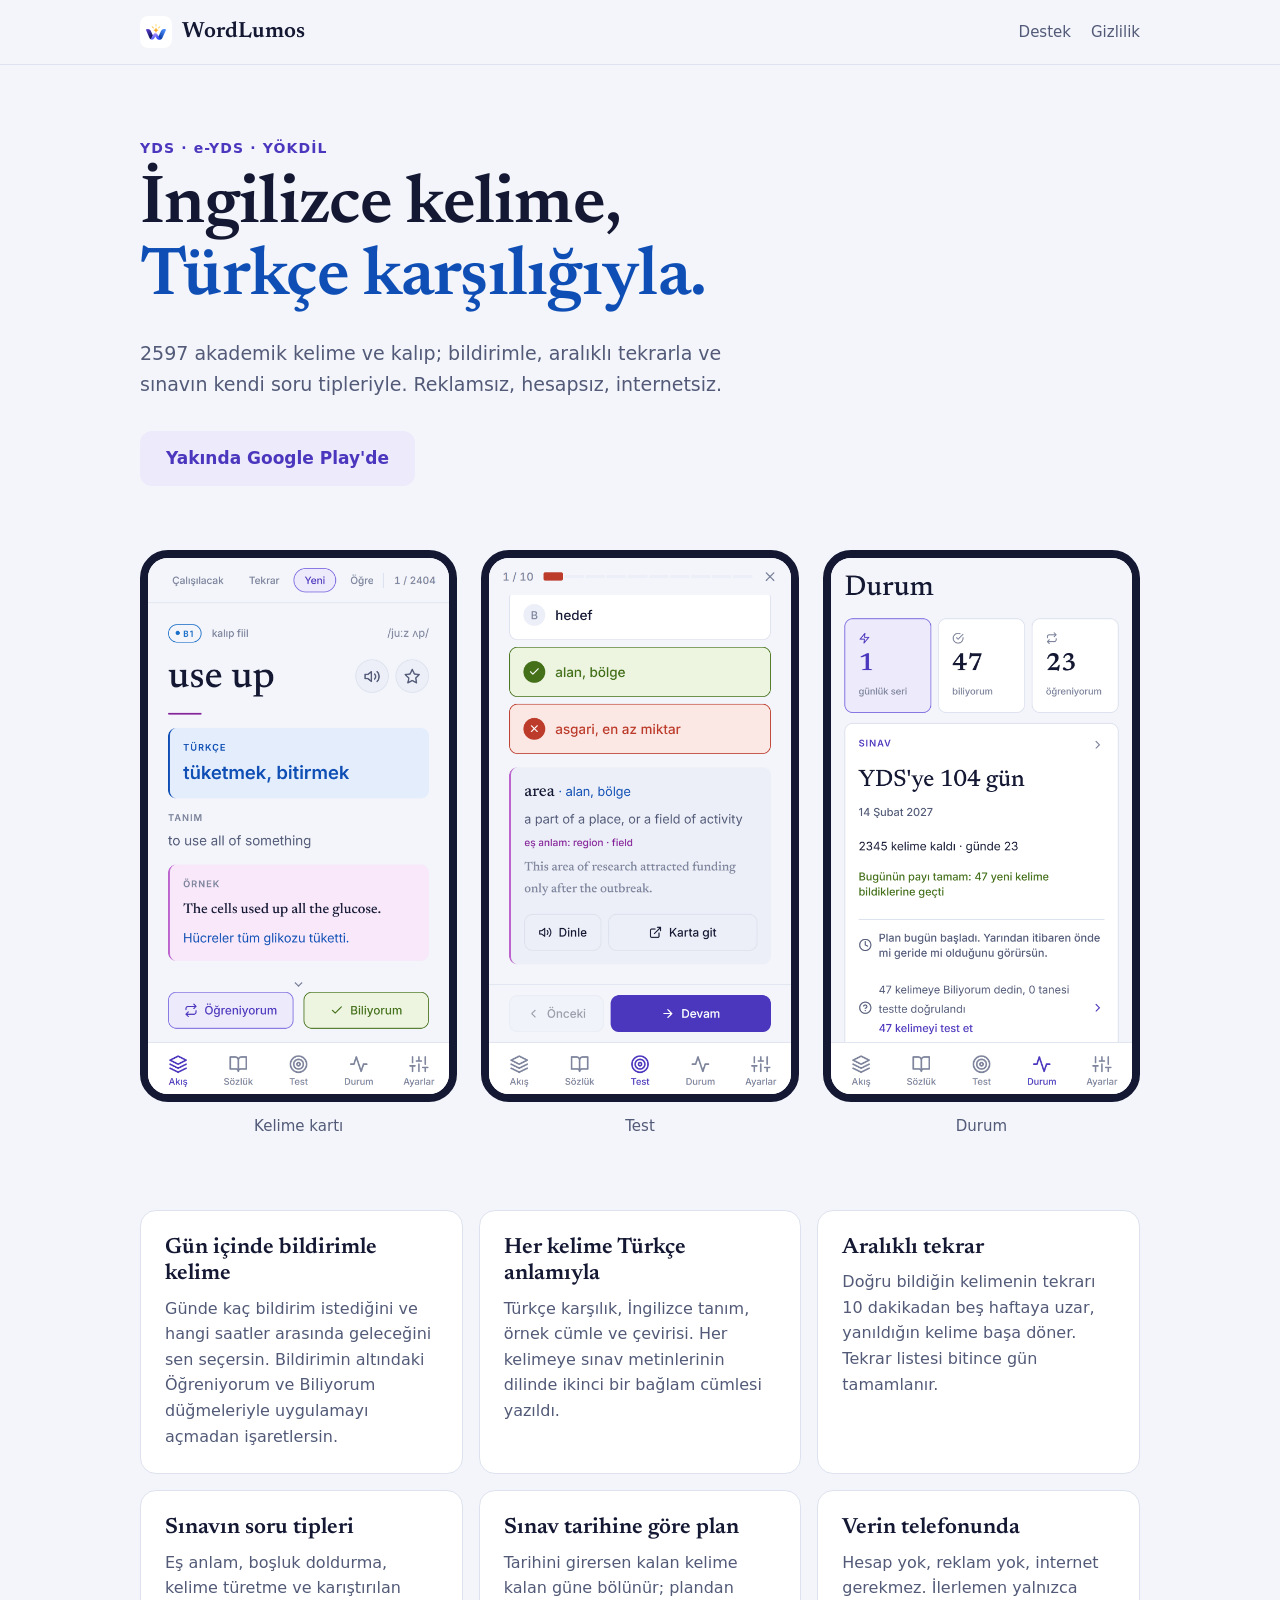
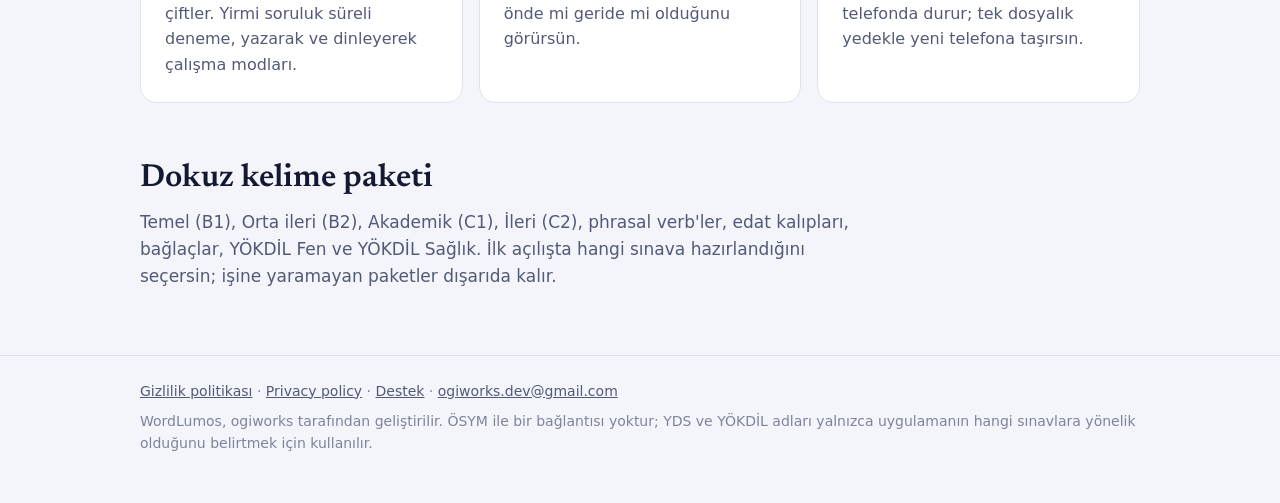
<file: index.html>
<!doctype html>
<html lang="tr">
<head>
<meta charset="utf-8">
<meta name="viewport" content="width=device-width, initial-scale=1">
<meta name="robots" content="noindex, nofollow, noarchive">
<title>WordLumos: YDS ve YÖKDİL için İngilizce kelime</title>
<meta name="description" content="YDS ve YÖKDİL için 2597 İngilizce kelime, Türkçe karşılığıyla. Bildirimle kelime, aralıklı tekrar, sınavın soru tipleri. Reklamsız ve internetsiz.">
<link rel="canonical" href="https://ogiworks.github.io/wordlumos/">
<link rel="icon" href="varliklar/simge.png">
<link rel="stylesheet" href="varliklar/site.css">
</head>
<body>
<header class="ust"><div class="kap">
<a class="marka" href="index.html"><img src="varliklar/simge.png" alt="" width="32" height="32">WordLumos</a>
<nav><a href="destek.html">Destek</a><a href="gizlilik.html">Gizlilik</a></nav>
</div></header>
<main>
<section class="kahraman"><div class="kap">
<p class="ust-baslik">YDS · e-YDS · YÖKDİL</p>
<h1>İngilizce kelime,<br><span class="tr">Türkçe karşılığıyla.</span></h1>
<p class="giris">2597 akademik kelime ve kalıp; bildirimle, aralıklı tekrarla ve sınavın kendi soru tipleriyle. Reklamsız, hesapsız, internetsiz.</p>
<span class="dugme sonuk">Yakında Google Play'de</span>
</div></section>
<section class="ekranlar"><div class="kap"><figure><img src="varliklar/ekranlar/1-akis.png" alt="Kelime kartı: Türkçe karşılık, tanım ve örnek" width="360" height="640" loading="lazy"><figcaption>Kelime kartı</figcaption></figure>
<figure><img src="varliklar/ekranlar/4-test.png" alt="Test: sınavın soru tipleriyle" width="360" height="640" loading="lazy"><figcaption>Test</figcaption></figure>
<figure><img src="varliklar/ekranlar/5-durum.png" alt="Durum: sınav tarihine göre plan" width="360" height="640" loading="lazy"><figcaption>Durum</figcaption></figure></div></section>
<section class="ozellikler"><div class="kap"><ul><li><h3>Gün içinde bildirimle kelime</h3><p>Günde kaç bildirim istediğini ve hangi saatler arasında geleceğini sen seçersin. Bildirimin altındaki Öğreniyorum ve Biliyorum düğmeleriyle uygulamayı açmadan işaretlersin.</p></li>
<li><h3>Her kelime Türkçe anlamıyla</h3><p>Türkçe karşılık, İngilizce tanım, örnek cümle ve çevirisi. Her kelimeye sınav metinlerinin dilinde ikinci bir bağlam cümlesi yazıldı.</p></li>
<li><h3>Aralıklı tekrar</h3><p>Doğru bildiğin kelimenin tekrarı 10 dakikadan beş haftaya uzar, yanıldığın kelime başa döner. Tekrar listesi bitince gün tamamlanır.</p></li>
<li><h3>Sınavın soru tipleri</h3><p>Eş anlam, boşluk doldurma, kelime türetme ve karıştırılan çiftler. Yirmi soruluk süreli deneme, yazarak ve dinleyerek çalışma modları.</p></li>
<li><h3>Sınav tarihine göre plan</h3><p>Tarihini girersen kalan kelime kalan güne bölünür; plandan önde mi geride mi olduğunu görürsün.</p></li>
<li><h3>Verin telefonunda</h3><p>Hesap yok, reklam yok, internet gerekmez. İlerlemen yalnızca telefonda durur; tek dosyalık yedekle yeni telefona taşırsın.</p></li></ul></div></section>
<section class="paketler"><div class="kap">
<h2>Dokuz kelime paketi</h2>
<p>Temel (B1), Orta ileri (B2), Akademik (C1), İleri (C2), phrasal verb'ler, edat kalıpları, bağlaçlar, YÖKDİL Fen ve YÖKDİL Sağlık. İlk açılışta hangi sınava hazırlandığını seçersin; işine yaramayan paketler dışarıda kalır.</p>
</div></section>
</main>
<footer class="alt"><div class="kap">
<p><a href="gizlilik.html">Gizlilik politikası</a> · <a href="privacy.html" lang="en">Privacy policy</a> · <a href="destek.html">Destek</a> · <a href="mailto:ogiworks.dev@gmail.com">ogiworks.dev@gmail.com</a></p>
<p>WordLumos, ogiworks tarafından geliştirilir. ÖSYM ile bir bağlantısı yoktur; YDS ve YÖKDİL adları yalnızca uygulamanın hangi sınavlara yönelik olduğunu belirtmek için kullanılır.</p>
</div></footer>
</body>
</html>
</file>
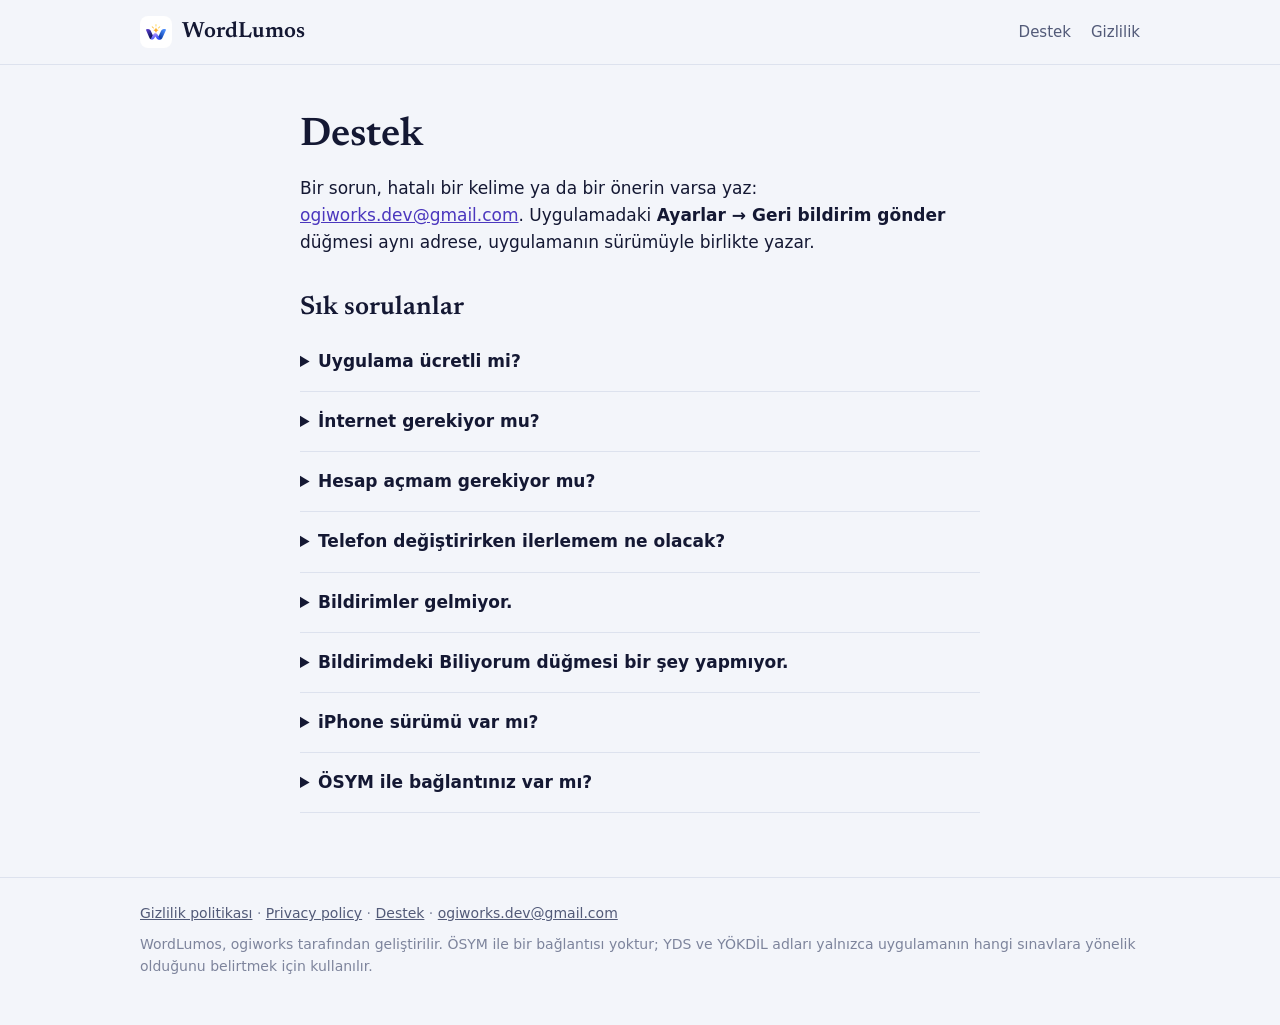
<file: destek.html>
<!doctype html>
<html lang="tr">
<head>
<meta charset="utf-8">
<meta name="viewport" content="width=device-width, initial-scale=1">
<meta name="robots" content="noindex, nofollow, noarchive">
<title>Destek · WordLumos</title>
<meta name="description" content="WordLumos için sık sorulanlar ve iletişim.">
<link rel="canonical" href="https://ogiworks.github.io/wordlumos/destek.html">
<link rel="icon" href="varliklar/simge.png">
<link rel="stylesheet" href="varliklar/site.css">
</head>
<body>
<header class="ust"><div class="kap">
<a class="marka" href="index.html"><img src="varliklar/simge.png" alt="" width="32" height="32">WordLumos</a>
<nav><a href="destek.html">Destek</a><a href="gizlilik.html">Gizlilik</a></nav>
</div></header>
<main class="metin"><div class="kap dar">
<h1>Destek</h1>
<p>Bir sorun, hatalı bir kelime ya da bir önerin varsa yaz: <a href="mailto:ogiworks.dev@gmail.com">ogiworks.dev@gmail.com</a>. Uygulamadaki <strong>Ayarlar → Geri bildirim gönder</strong> düğmesi aynı adrese, uygulamanın sürümüyle birlikte yazar.</p>
<h2>Sık sorulanlar</h2>
<details><summary>Uygulama ücretli mi?</summary><p>Hayır. Reklam ve uygulama içi satın alma da yok.</p></details>
<details><summary>İnternet gerekiyor mu?</summary><p>Hayır. Uygulama internete yalnızca güncelleme olup olmadığına bakmak için bağlanır; bağlantı yoksa normal çalışır.</p></details>
<details><summary>Hesap açmam gerekiyor mu?</summary><p>Hayır. Giriş yok; ilerlemen yalnızca telefonunda durur.</p></details>
<details><summary>Telefon değiştirirken ilerlemem ne olacak?</summary><p>Ayarlar → Yedekleme bölümünden yedek al ve dosyayı Drive'a ya da kendine gönder. Yeni telefonda aynı bölümden geri yükle. Uygulamayı silmeden önce de yedek al: ilerleme yalnızca telefonda durduğu için silinince gider.</p></details>
<details><summary>Bildirimler gelmiyor.</summary><p>Ayarlar'dan bildirim iznini ver ve Deneme bildirimi gönder ile dene. Gelmiyorsa telefonun ayarlarında WordLumos'u pil optimizasyonundan çıkar; Xiaomi, Samsung ve Oppo'nun pil yöneticileri bildirimleri geciktirebiliyor.</p></details>
<details><summary>Bildirimdeki Biliyorum düğmesi bir şey yapmıyor.</summary><p>Bazı telefonların pil yöneticisi uygulama kapalıyken düğmenin arka planda çalışmasını engelliyor. Ayarlar'daki "Bildirim düğmesi uygulamayı açsın" anahtarını aç: uygulama öne gelir ve işaretleme her durumda uygulanır.</p></details>
<details><summary>iPhone sürümü var mı?</summary><p>Şimdilik yalnızca Android.</p></details>
<details><summary>ÖSYM ile bağlantınız var mı?</summary><p>Hayır. YDS ve YÖKDİL adları yalnızca uygulamanın hangi sınavlara yönelik olduğunu belirtmek için kullanılır.</p></details>
</div></main>
<footer class="alt"><div class="kap">
<p><a href="gizlilik.html">Gizlilik politikası</a> · <a href="privacy.html" lang="en">Privacy policy</a> · <a href="destek.html">Destek</a> · <a href="mailto:ogiworks.dev@gmail.com">ogiworks.dev@gmail.com</a></p>
<p>WordLumos, ogiworks tarafından geliştirilir. ÖSYM ile bir bağlantısı yoktur; YDS ve YÖKDİL adları yalnızca uygulamanın hangi sınavlara yönelik olduğunu belirtmek için kullanılır.</p>
</div></footer>
</body>
</html>
</file>
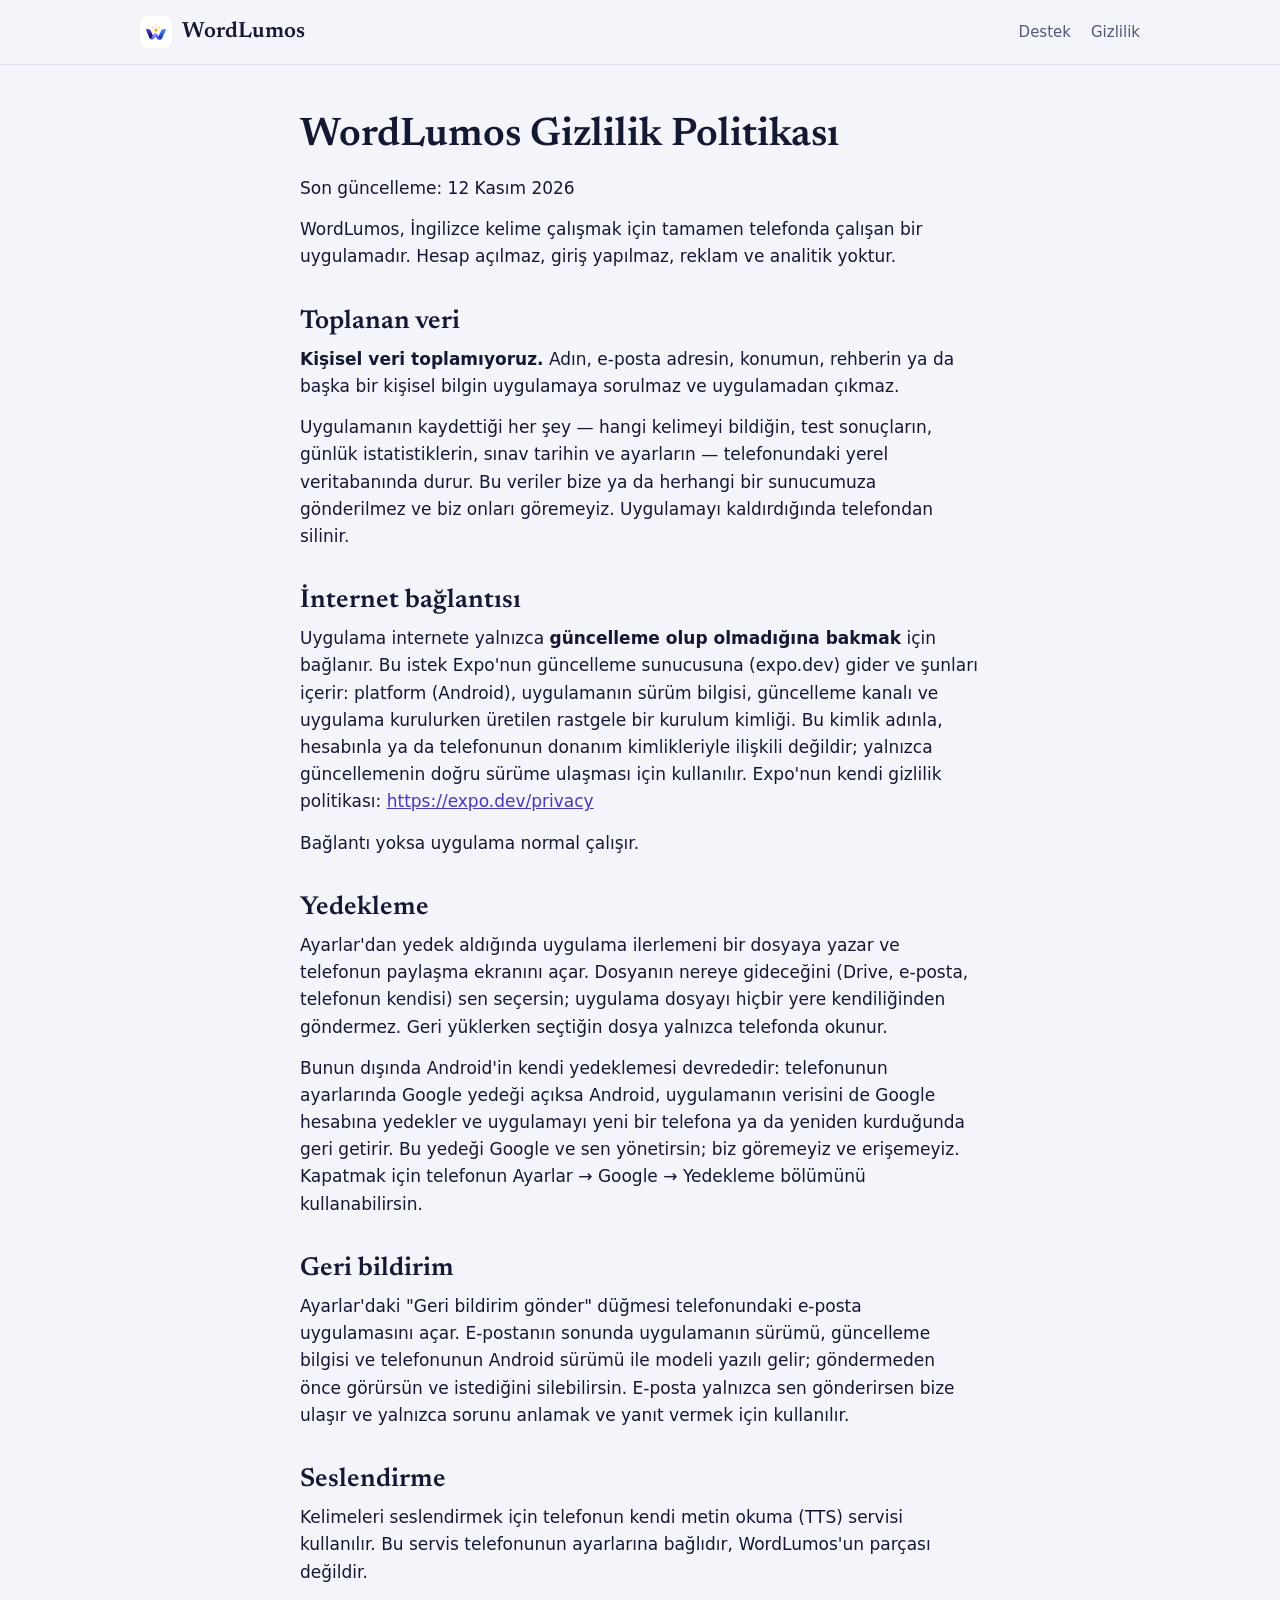
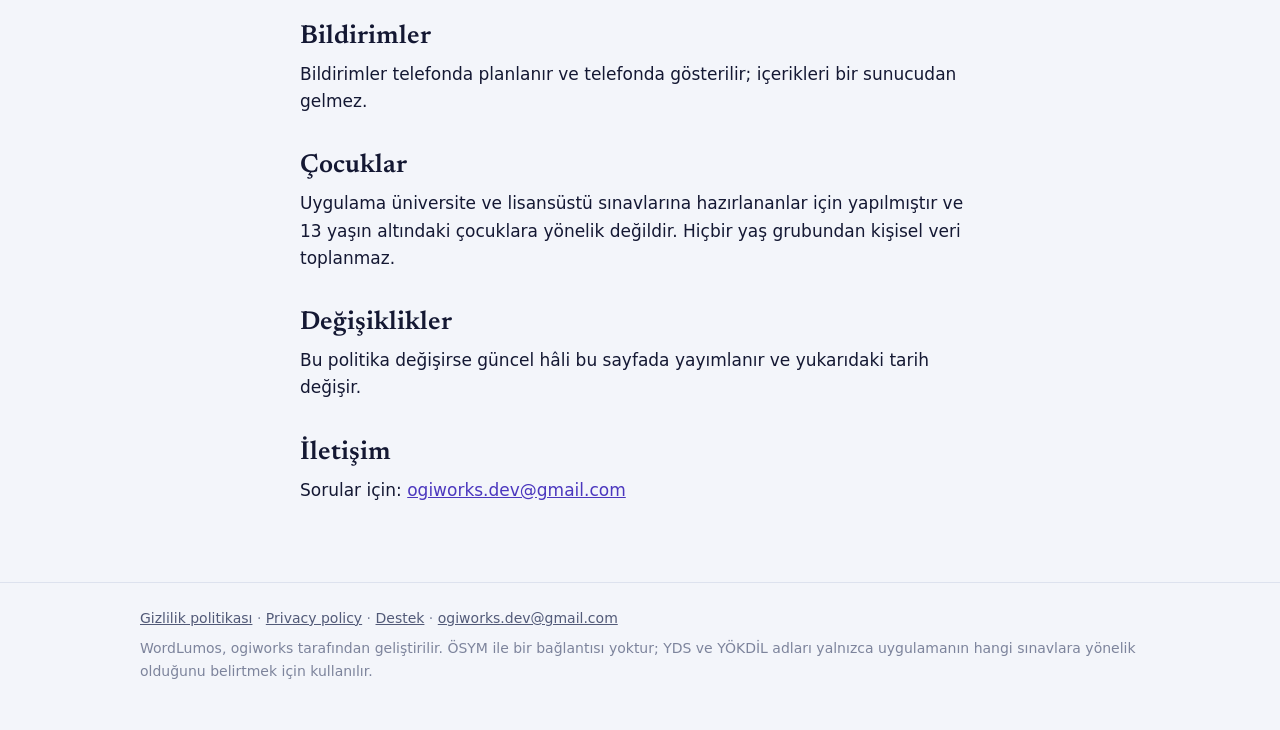
<file: gizlilik.html>
<!doctype html>
<html lang="tr">
<head>
<meta charset="utf-8">
<meta name="viewport" content="width=device-width, initial-scale=1">
<meta name="robots" content="noindex, nofollow, noarchive">
<title>WordLumos Gizlilik Politikası</title>
<meta name="description" content="WordLumos kişisel veri toplamaz.">
<link rel="canonical" href="https://ogiworks.github.io/wordlumos/gizlilik.html">
<link rel="icon" href="varliklar/simge.png">
<link rel="stylesheet" href="varliklar/site.css">
</head>
<body>
<header class="ust"><div class="kap">
<a class="marka" href="index.html"><img src="varliklar/simge.png" alt="" width="32" height="32">WordLumos</a>
<nav><a href="destek.html">Destek</a><a href="gizlilik.html">Gizlilik</a></nav>
</div></header>
<main class="metin"><div class="kap dar">
<h1>WordLumos Gizlilik Politikası</h1>
<p>Son güncelleme: 12 Kasım 2026</p>
<p>WordLumos, İngilizce kelime çalışmak için tamamen telefonda çalışan bir uygulamadır. Hesap açılmaz, giriş yapılmaz, reklam ve analitik yoktur.</p>
<h2>Toplanan veri</h2>
<p><strong>Kişisel veri toplamıyoruz.</strong> Adın, e-posta adresin, konumun, rehberin ya da başka bir kişisel bilgin uygulamaya sorulmaz ve uygulamadan çıkmaz.</p>
<p>Uygulamanın kaydettiği her şey — hangi kelimeyi bildiğin, test sonuçların, günlük istatistiklerin, sınav tarihin ve ayarların — telefonundaki yerel veritabanında durur. Bu veriler bize ya da herhangi bir sunucumuza gönderilmez ve biz onları göremeyiz. Uygulamayı kaldırdığında telefondan silinir.</p>
<h2>İnternet bağlantısı</h2>
<p>Uygulama internete yalnızca <strong>güncelleme olup olmadığına bakmak</strong> için bağlanır. Bu istek Expo'nun güncelleme sunucusuna (expo.dev) gider ve şunları içerir: platform (Android), uygulamanın sürüm bilgisi, güncelleme kanalı ve uygulama kurulurken üretilen rastgele bir kurulum kimliği. Bu kimlik adınla, hesabınla ya da telefonunun donanım kimlikleriyle ilişkili değildir; yalnızca güncellemenin doğru sürüme ulaşması için kullanılır. Expo'nun kendi gizlilik politikası: <a href="https://expo.dev/privacy">https://expo.dev/privacy</a></p>
<p>Bağlantı yoksa uygulama normal çalışır.</p>
<h2>Yedekleme</h2>
<p>Ayarlar'dan yedek aldığında uygulama ilerlemeni bir dosyaya yazar ve telefonun paylaşma ekranını açar. Dosyanın nereye gideceğini (Drive, e-posta, telefonun kendisi) sen seçersin; uygulama dosyayı hiçbir yere kendiliğinden göndermez. Geri yüklerken seçtiğin dosya yalnızca telefonda okunur.</p>
<p>Bunun dışında Android'in kendi yedeklemesi devrededir: telefonunun ayarlarında Google yedeği açıksa Android, uygulamanın verisini de Google hesabına yedekler ve uygulamayı yeni bir telefona ya da yeniden kurduğunda geri getirir. Bu yedeği Google ve sen yönetirsin; biz göremeyiz ve erişemeyiz. Kapatmak için telefonun Ayarlar → Google → Yedekleme bölümünü kullanabilirsin.</p>
<h2>Geri bildirim</h2>
<p>Ayarlar'daki "Geri bildirim gönder" düğmesi telefonundaki e-posta uygulamasını açar. E-postanın sonunda uygulamanın sürümü, güncelleme bilgisi ve telefonunun Android sürümü ile modeli yazılı gelir; göndermeden önce görürsün ve istediğini silebilirsin. E-posta yalnızca sen gönderirsen bize ulaşır ve yalnızca sorunu anlamak ve yanıt vermek için kullanılır.</p>
<h2>Seslendirme</h2>
<p>Kelimeleri seslendirmek için telefonun kendi metin okuma (TTS) servisi kullanılır. Bu servis telefonunun ayarlarına bağlıdır, WordLumos'un parçası değildir.</p>
<h2>Bildirimler</h2>
<p>Bildirimler telefonda planlanır ve telefonda gösterilir; içerikleri bir sunucudan gelmez.</p>
<h2>Çocuklar</h2>
<p>Uygulama üniversite ve lisansüstü sınavlarına hazırlananlar için yapılmıştır ve 13 yaşın altındaki çocuklara yönelik değildir. Hiçbir yaş grubundan kişisel veri toplanmaz.</p>
<h2>Değişiklikler</h2>
<p>Bu politika değişirse güncel hâli bu sayfada yayımlanır ve yukarıdaki tarih değişir.</p>
<h2>İletişim</h2>
<p>Sorular için: <a href="mailto:ogiworks.dev@gmail.com">ogiworks.dev@gmail.com</a></p>
</div></main>
<footer class="alt"><div class="kap">
<p><a href="gizlilik.html">Gizlilik politikası</a> · <a href="privacy.html" lang="en">Privacy policy</a> · <a href="destek.html">Destek</a> · <a href="mailto:ogiworks.dev@gmail.com">ogiworks.dev@gmail.com</a></p>
<p>WordLumos, ogiworks tarafından geliştirilir. ÖSYM ile bir bağlantısı yoktur; YDS ve YÖKDİL adları yalnızca uygulamanın hangi sınavlara yönelik olduğunu belirtmek için kullanılır.</p>
</div></footer>
</body>
</html>
</file>
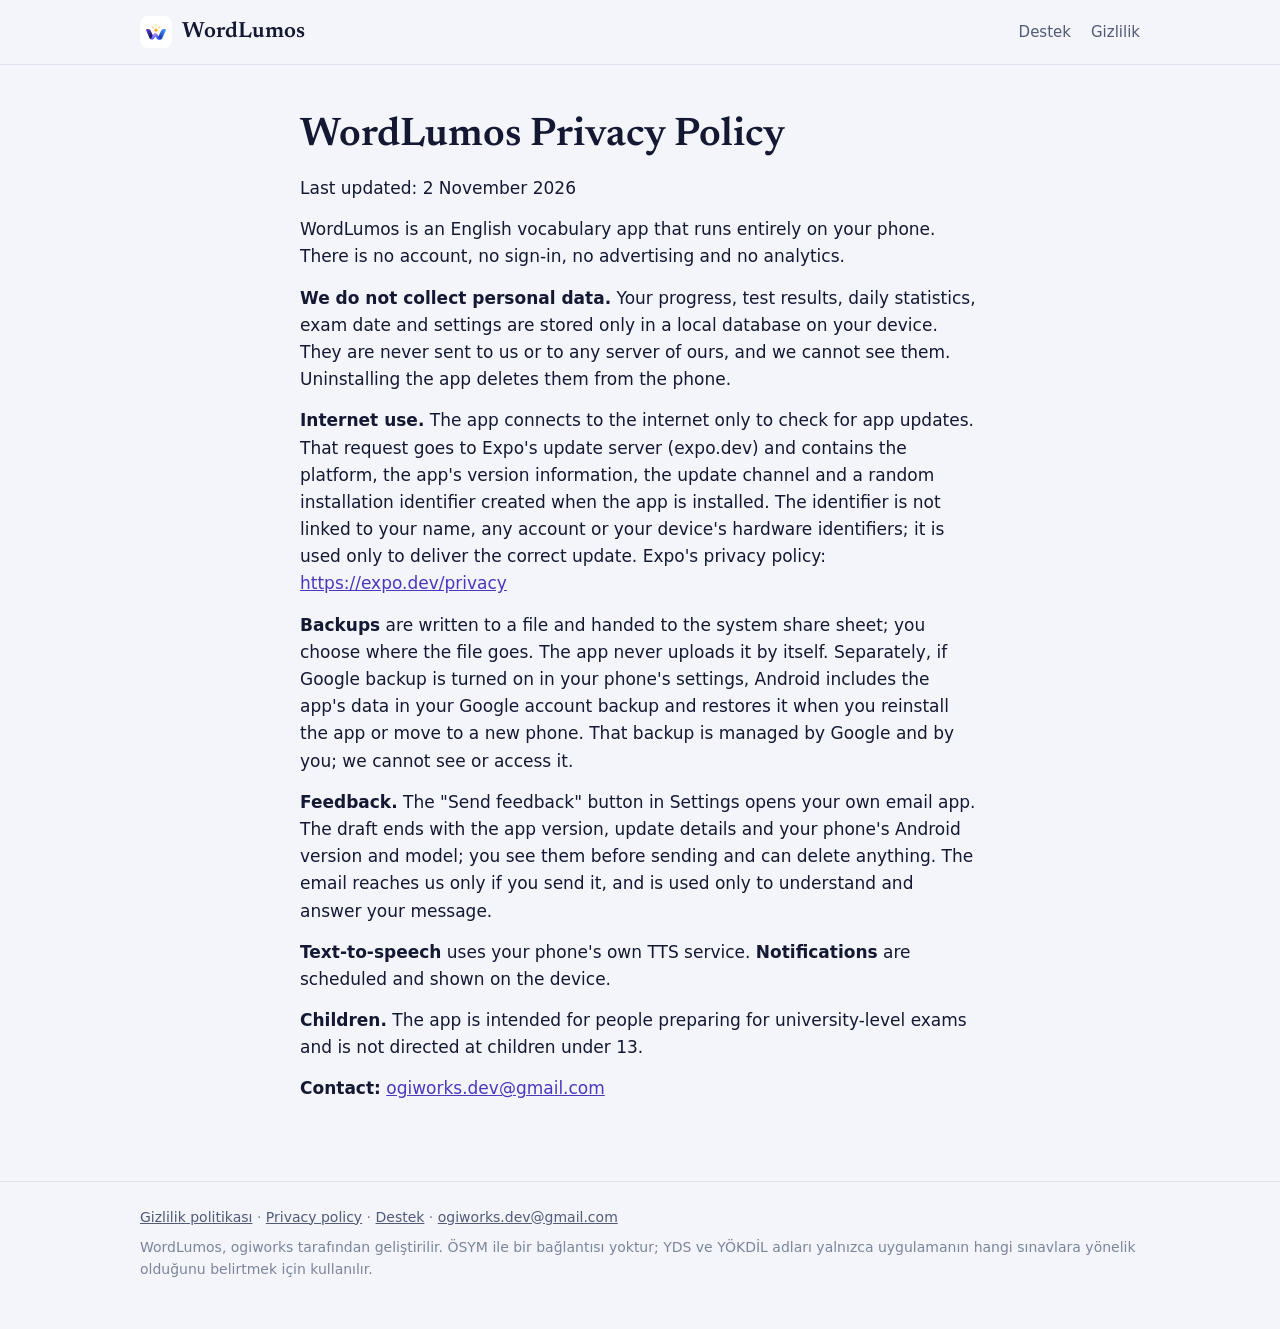
<file: privacy.html>
<!doctype html>
<html lang="en">
<head>
<meta charset="utf-8">
<meta name="viewport" content="width=device-width, initial-scale=1">
<meta name="robots" content="noindex, nofollow, noarchive">
<title>WordLumos Privacy Policy</title>
<meta name="description" content="WordLumos does not collect personal data.">
<link rel="canonical" href="https://ogiworks.github.io/wordlumos/privacy.html">
<link rel="icon" href="varliklar/simge.png">
<link rel="stylesheet" href="varliklar/site.css">
</head>
<body>
<header class="ust"><div class="kap">
<a class="marka" href="index.html"><img src="varliklar/simge.png" alt="" width="32" height="32">WordLumos</a>
<nav><a href="destek.html">Destek</a><a href="gizlilik.html">Gizlilik</a></nav>
</div></header>
<main class="metin"><div class="kap dar">
<h1>WordLumos Privacy Policy</h1>
<p>Last updated: 2 November 2026</p>
<p>WordLumos is an English vocabulary app that runs entirely on your phone. There is no account, no sign-in, no advertising and no analytics.</p>
<p><strong>We do not collect personal data.</strong> Your progress, test results, daily statistics, exam date and settings are stored only in a local database on your device. They are never sent to us or to any server of ours, and we cannot see them. Uninstalling the app deletes them from the phone.</p>
<p><strong>Internet use.</strong> The app connects to the internet only to check for app updates. That request goes to Expo's update server (expo.dev) and contains the platform, the app's version information, the update channel and a random installation identifier created when the app is installed. The identifier is not linked to your name, any account or your device's hardware identifiers; it is used only to deliver the correct update. Expo's privacy policy: <a href="https://expo.dev/privacy">https://expo.dev/privacy</a></p>
<p><strong>Backups</strong> are written to a file and handed to the system share sheet; you choose where the file goes. The app never uploads it by itself. Separately, if Google backup is turned on in your phone's settings, Android includes the app's data in your Google account backup and restores it when you reinstall the app or move to a new phone. That backup is managed by Google and by you; we cannot see or access it.</p>
<p><strong>Feedback.</strong> The "Send feedback" button in Settings opens your own email app. The draft ends with the app version, update details and your phone's Android version and model; you see them before sending and can delete anything. The email reaches us only if you send it, and is used only to understand and answer your message.</p>
<p><strong>Text-to-speech</strong> uses your phone's own TTS service. <strong>Notifications</strong> are scheduled and shown on the device.</p>
<p><strong>Children.</strong> The app is intended for people preparing for university-level exams and is not directed at children under 13.</p>
<p><strong>Contact:</strong> <a href="mailto:ogiworks.dev@gmail.com">ogiworks.dev@gmail.com</a></p>
</div></main>
<footer class="alt"><div class="kap">
<p><a href="gizlilik.html">Gizlilik politikası</a> · <a href="privacy.html" lang="en">Privacy policy</a> · <a href="destek.html">Destek</a> · <a href="mailto:ogiworks.dev@gmail.com">ogiworks.dev@gmail.com</a></p>
<p>WordLumos, ogiworks tarafından geliştirilir. ÖSYM ile bir bağlantısı yoktur; YDS ve YÖKDİL adları yalnızca uygulamanın hangi sınavlara yönelik olduğunu belirtmek için kullanılır.</p>
</div></footer>
</body>
</html>
</file>
<file: varliklar/site.css>
/* WordLumos sitesi. Renkler uygulamanın src/ui/theme.ts dosyasıyla aynı:
   mavi Türkçe taraf, çivit uygulamanın kendisi, menekşe İngilizce taraf. */
@font-face {
  font-family: Newsreader;
  src: url('Newsreader-600.ttf') format('truetype');
  font-weight: 600;
  font-display: swap;
}

:root {
  --bg: #F3F5FA;
  --surface: #FFFFFF;
  --border: #DDE2EE;
  --text: #141833;
  --muted: #525A78;
  --faint: #7D849C;
  --brand: #4B37BE;
  --brand-soft: #EDEAFB;
  --tr: #0F4FB5;
  --serif: Newsreader, Georgia, 'Times New Roman', serif;
  --sans: system-ui, -apple-system, 'Segoe UI', Roboto, 'Helvetica Neue', Arial, sans-serif;
}

* { box-sizing: border-box; }
html { -webkit-text-size-adjust: 100%; }
body { margin: 0; background: var(--bg); color: var(--text); font: 17px/1.6 var(--sans); }
a { color: var(--brand); }
img { max-width: 100%; height: auto; }

.kap { max-width: 1040px; margin: 0 auto; padding: 0 20px; }
.kap.dar { max-width: 720px; }

/* Üst şerit */
.ust { border-bottom: 1px solid var(--border); background: var(--bg); }
.ust .kap { display: flex; align-items: center; justify-content: space-between; height: 64px; }
.marka { display: flex; align-items: center; gap: 10px; font: 600 22px/1 var(--serif); color: var(--text); text-decoration: none; }
.marka img { border-radius: 8px; }
.ust nav { display: flex; gap: 20px; }
.ust nav a { color: var(--muted); text-decoration: none; font-size: 15px; }
.ust nav a:hover { color: var(--brand); }

/* Giriş */
.kahraman { padding: 72px 0 40px; }
.ust-baslik { margin: 0 0 12px; font-size: 14px; font-weight: 600; letter-spacing: 0.08em; color: var(--brand); }
.kahraman h1 { margin: 0; font: 600 clamp(40px, 7vw, 68px)/1.05 var(--serif); letter-spacing: -0.01em; }
.kahraman h1 .tr { color: var(--tr); }
.giris { max-width: 600px; margin: 24px 0 32px; font-size: 19px; color: var(--muted); }
.dugme { display: inline-block; padding: 14px 26px; border-radius: 12px; background: var(--brand); color: #fff; font-weight: 600; text-decoration: none; }
.dugme.sonuk { background: var(--brand-soft); color: var(--brand); }

/* Ekran görüntüleri */
.ekranlar .kap { display: grid; grid-template-columns: repeat(3, 1fr); gap: 24px; padding-top: 24px; padding-bottom: 24px; }
.ekranlar figure { margin: 0; }
.ekranlar img { display: block; width: 100%; border-radius: 28px; border: 8px solid var(--text); background: var(--surface); }
.ekranlar figcaption { margin-top: 12px; text-align: center; font-size: 15px; color: var(--muted); }

/* Özellikler */
.ozellikler { padding: 48px 0; }
.ozellikler ul { display: grid; grid-template-columns: repeat(3, 1fr); gap: 16px; margin: 0; padding: 0; list-style: none; }
.ozellikler li { padding: 24px; border: 1px solid var(--border); border-radius: 16px; background: var(--surface); }
.ozellikler h3 { margin: 0 0 8px; font: 600 22px/1.2 var(--serif); }
.ozellikler p { margin: 0; color: var(--muted); font-size: 16px; }

.paketler { padding: 8px 0 64px; }
.paketler h2 { margin: 0 0 12px; font: 600 32px/1.2 var(--serif); }
.paketler p { max-width: 720px; margin: 0; color: var(--muted); }

/* Metin sayfaları: gizlilik ve destek */
.metin { padding: 48px 0 64px; }
.metin h1 { margin: 0 0 16px; font: 600 40px/1.15 var(--serif); }
.metin h2 { margin: 36px 0 8px; font: 600 26px/1.2 var(--serif); }
.metin p { margin: 0 0 14px; }
details { padding: 16px 0; border-bottom: 1px solid var(--border); }
summary { cursor: pointer; font-weight: 600; }
details p { margin: 10px 0 0; color: var(--muted); }

/* Alt bilgi */
.alt { border-top: 1px solid var(--border); padding: 24px 0 40px; color: var(--faint); font-size: 14px; }
.alt p { margin: 0 0 8px; }
.alt a { color: var(--muted); }

@media (max-width: 760px) {
  .kahraman { padding: 48px 0 24px; }
  /* Telefonda yana kaydırılan şerit; kenar boşluğu korunuyor, üçüncüsünün
     ucu görünüyor ki kaydırılabildiği anlaşılsın. */
  .ekranlar .kap { display: flex; gap: 16px; padding: 16px 20px; overflow-x: auto; scroll-snap-type: x mandatory; scroll-padding: 0 20px; }
  .ekranlar figure { flex: 0 0 64%; scroll-snap-align: start; }
  .ozellikler ul { grid-template-columns: 1fr; }
  .ust nav { gap: 14px; }
}
</file>
